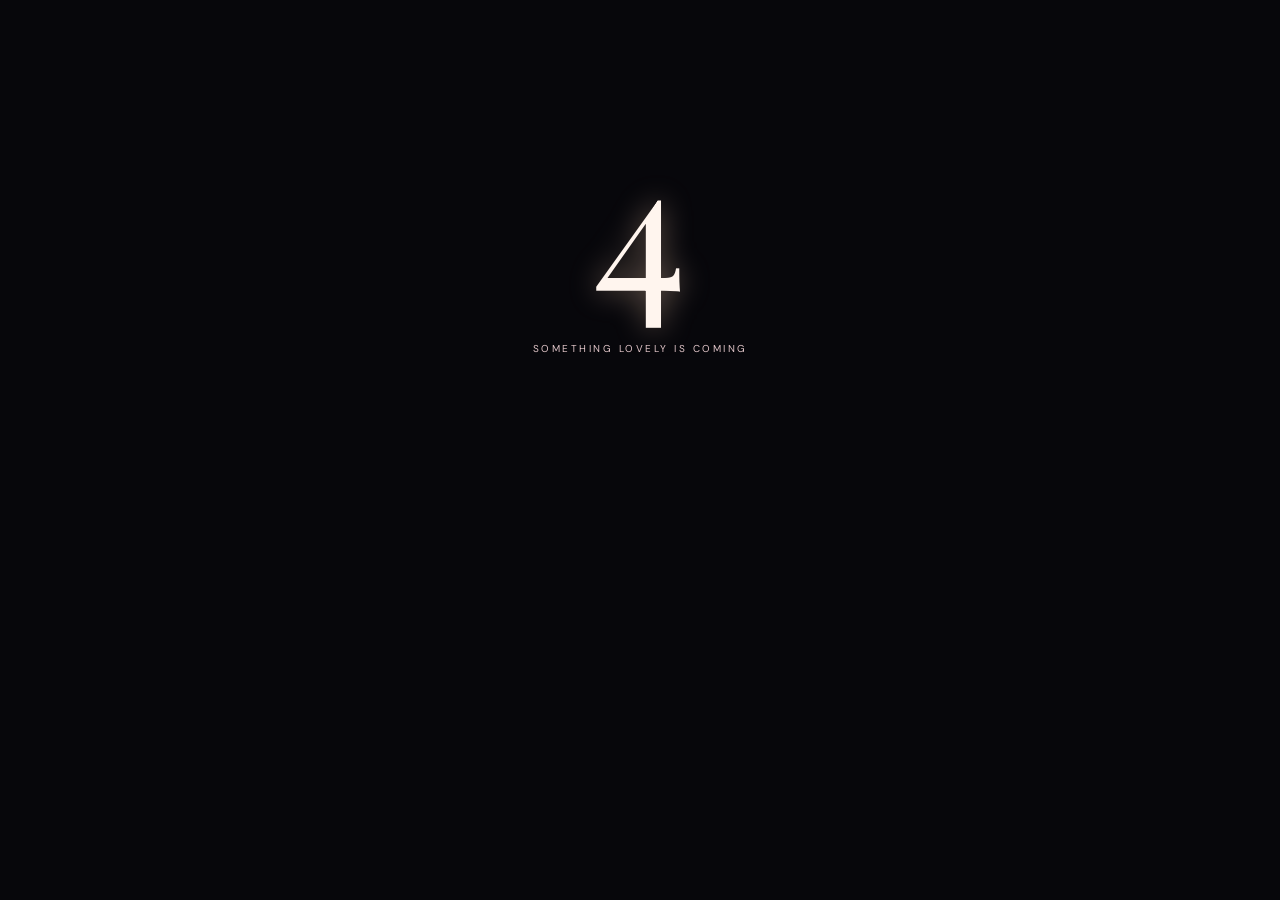
<file: birthday_surprise_pro_v2/birthday_surprise_pro_v2/index.html>
<!doctype html><html lang="en"><head><meta charset="utf-8"><meta name="viewport" content="width=device-width,initial-scale=1"><title>For My Favourite Person ♡</title><link rel="stylesheet" href="style.css"></head><body>
<section id="intro"><div class="string"><i class="bulb"></i><i class="bulb"></i><i class="bulb"></i><i class="bulb"></i><i class="bulb"></i><i class="bulb"></i><i class="bulb"></i><i class="bulb"></i><i class="bulb"></i></div><div><div id="count" class="count">5</div><div id="countText" class="eyebrow" style="color:#e2c6c9;margin-top:25px">something lovely is coming</div><div id="introMessage" class="intro-message"><div class="eyebrow" style="color:#e6b8bc">a little world made just for you</div><h1>Happy Birthday, my love ♡</h1><p>Today is all about you. If I could, I'd be right there beside you, stealing frosting from your cake and giving you the longest hug. Until then, here's a little piece of my heart, from my side of the distance to yours.</p><button class="btn" id="enter">Come in, birthday boy ♡</button></div></div></section>
<main id="main" hidden><section class="section" id="cakeSection"><div class="eyebrow">first things first</div><h2>Make a wish, birthday boy</h2><p class="lead">Close your eyes, take a tiny breath, and wish for something beautiful. I'm wishing for a thousand more reasons to see you smile.</p><div style="margin:0 auto -3px"><div class="teddy " aria-label="cute animated teddy"><div class="ear l"></div><div class="ear r"></div><div class="head"><div class="eye l"></div><div class="eye r"></div><div class="muzzle"></div><div class="nose"></div><div class="mouth"></div><div class="cheek l"></div><div class="cheek r"></div></div><div class="body"></div><div class="paw l"></div><div class="paw r"></div><div class="feet l"></div><div class="feet r"></div><div class="heartfloat">♡</div></div></div><div class="cake-scene" id="cake"><div class="candle"><div class="flame"></div><span class="smoke">〰</span></div><div class="candle"><div class="flame"></div><span class="smoke">〰</span></div><div class="candle"><div class="flame"></div><span class="smoke">〰</span></div><div class="icing"><i class="drip"></i><i class="drip"></i><i class="drip"></i><i class="drip"></i></div><div class="cake"></div><div class="plate"></div></div><p id="blowText" class="lead" style="min-height:25px">Your candles are glowing just for you ✨</p><button class="btn wine" id="blow">Blow out the candles ♡</button><div class="divider">✦ ❀ ✦</div><p class="lead">The birthday magic has begun. Scroll down, my love — your gifts are waiting.</p><a class="btn" href="#gifts">Find your gifts ↓</a></section>
<section id="gifts" class="section gifts-area"><div class="eyebrow">made with all my love</div><h2>Here are your gifts 🎁</h2><p class="lead">Three little boxes, three little pieces of my heart. Open them one by one — each has something special for you.</p><div class="gift-grid">
<a class="gift" href="card.html"><div class="number">GIFT NO. 01</div><span class="emoji">💌</span><h3>A birthday card</h3><p>A sunflower-filled note, written from my heart to yours.</p><span class="btn">Open your gift ♡</span></a>
<a class="gift" href="memories.html"><div class="number">GIFT NO. 02</div><span class="emoji">📸</span><h3>Our memories</h3><p>Little moments I want to keep close, even from far away.</p><span class="btn">Open your gift ♡</span></a>
<a class="gift" href="letter.html"><div class="number">GIFT NO. 03</div><span class="emoji">💝</span><h3>A love letter</h3><p>A shy little teddy has something for you.</p><span class="btn">Open your gift ♡</span></a>
</div></section>
<section class="final" id="end"><div class="eyebrow" style="color:#d8aeb1">one last thing, my love</div><h2>Happy Birthday, my whole heart ♡</h2><p>I wish I could cross every mile between us and be right there when you blow out your candles. Until I can, let this little page hold some of the hugs, kisses, and love I owe you in person.</p><p>May you always feel proud of how far you've come, excited for what's ahead, and loved on the days when distance feels too big.</p><div class="divider">♡ ♥ ♡ ♥ ♡</div><div class="footer">made with love, just for you · always your girl</div></section></main>
<div id="birthdayPop"><div class="pop"><div style="font-size:28px;color:#b34c60">♥</div><h2 id="popTitle">Happy Birthday, my love!</h2><p id="popMessage">I hope this year brings you soft mornings, loud laughter, brave dreams, and all the happiness you deserve. Even from far away, I'm celebrating you with my whole heart. ♡</p><div class="teddy shy" aria-label="cute animated teddy"><div class="ear l"></div><div class="ear r"></div><div class="head"><div class="eye l"></div><div class="eye r"></div><div class="muzzle"></div><div class="nose"></div><div class="mouth"></div><div class="cheek l"></div><div class="cheek r"></div></div><div class="body"></div><div class="paw l"></div><div class="paw r"></div><div class="feet l"></div><div class="feet r"></div><div class="heartfloat">♡</div></div><button class="btn wine" id="popClose">Keep going, birthday boy ♡</button></div></div>
<script>
const wait=ms=>new Promise(r=>setTimeout(r,ms));const intro=document.getElementById('intro'),count=document.getElementById('count'),ct=document.getElementById('countText');
(async()=>{for(let i=5;i>=1;i--){count.textContent=i;count.style.animation='none';void count.offsetWidth;count.style.animation='count .8s both';await wait(900)}count.style.display='none';ct.style.display='none';intro.classList.add('lit');await wait(10000);document.getElementById('birthdayPop').classList.add('show')})();
function enterMain(){document.getElementById('birthdayPop').classList.remove('show');document.getElementById('main').hidden=false;setTimeout(()=>document.getElementById('cakeSection').scrollIntoView({behavior:'smooth'}),100)}
document.getElementById('popClose').onclick=enterMain;document.getElementById('enter').onclick=enterMain;
document.getElementById('blow').onclick=async function(){this.disabled=true;let f=document.querySelectorAll('#cake .flame');let t=document.getElementById('blowText');for(let n of ['3…','2…','1… blow! 💨']){t.textContent=n;await wait(650)}f.forEach(x=>{x.classList.add('out');x.nextElementSibling.classList.add('show')});t.textContent='Wish made! May it come true, my love ✨';await wait(700);document.getElementById('popTitle').textContent='Happy Birthday again, my love!';document.getElementById('birthdayPop').classList.add('show');this.textContent='Candles blown ♡';this.disabled=false};
</script></body></html>
</file>
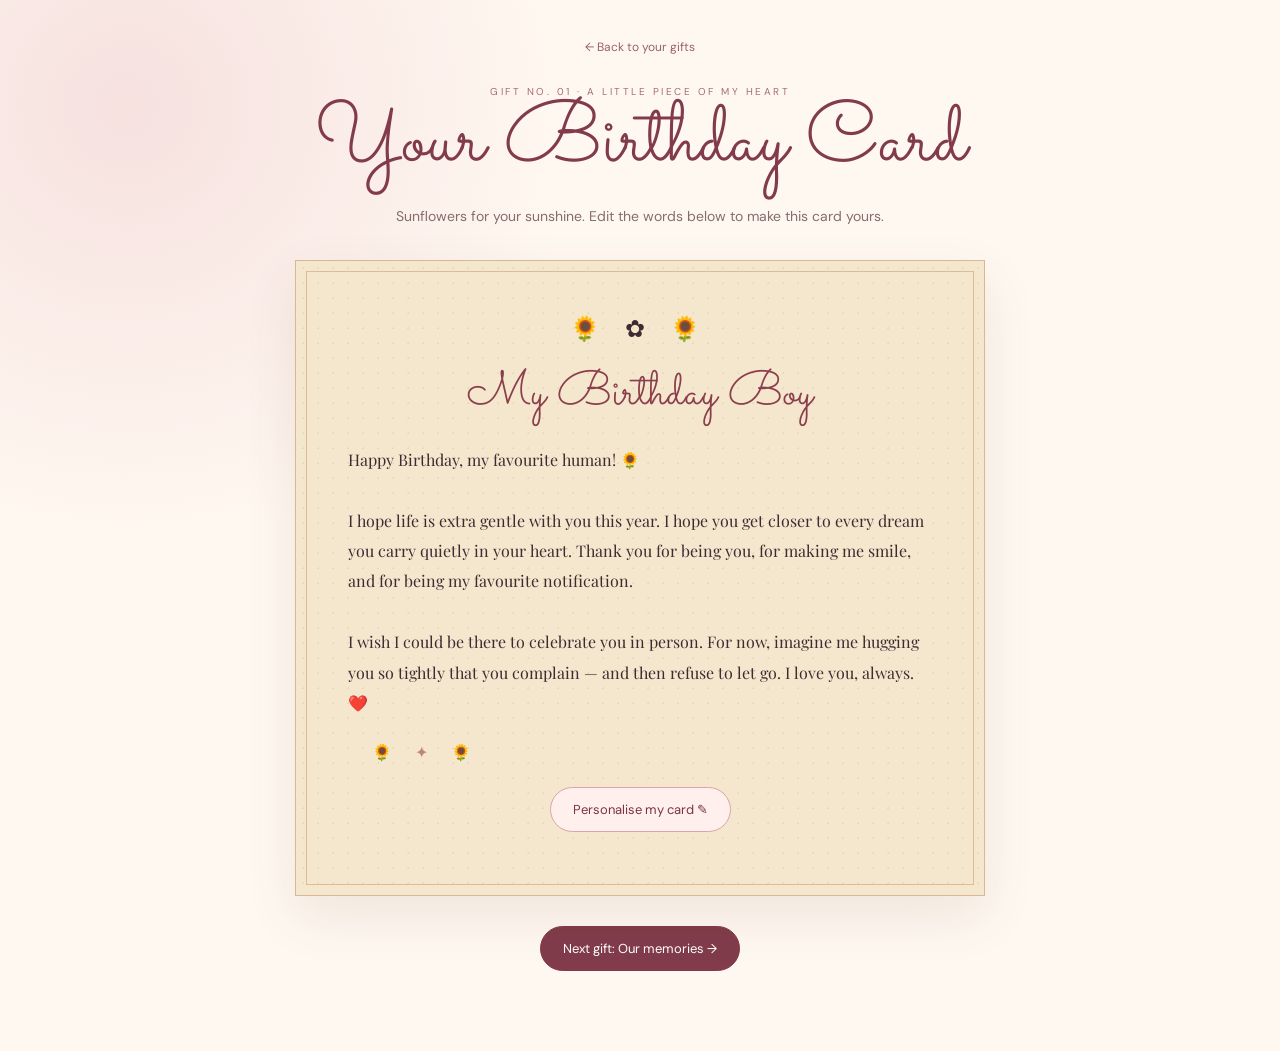
<file: birthday_surprise_pro_v2/birthday_surprise_pro_v2/card.html>
<!doctype html><html lang="en"><head><meta charset="utf-8"><meta name="viewport" content="width=device-width,initial-scale=1"><title>Your Birthday Card 🌻</title><link rel="stylesheet" href="style.css"></head><body class="subpage"><main class="panel"><a class="back" href="index.html">← Back to your gifts</a><div class="eyebrow">gift no. 01 · a little piece of my heart</div><h1>Your Birthday Card</h1><p class="lead">Sunflowers for your sunshine. Edit the words below to make this card yours.</p><div class="paper"><div class="sunflowers">🌻 ✿ 🌻</div><h2>My Birthday Boy</h2><p id="cardText">Happy Birthday, my favourite human! 🌻

I hope life is extra gentle with you this year. I hope you get closer to every dream you carry quietly in your heart. Thank you for being you, for making me smile, and for being my favourite notification.

I wish I could be there to celebrate you in person. For now, imagine me hugging you so tightly that you complain — and then refuse to let go. I love you, always. ❤️</p><div class="divider">🌻 ✦ 🌻</div><div class="actions"><button class="btn" id="edit">Personalise my card ✎</button><div id="editorWrap" class="hide" style="margin-top:15px"><textarea id="editor" class="editor"></textarea><br><button class="btn wine" id="save">Save my words ♡</button></div><p id="saved" style="font-size:11px;color:#68805d"></p></div></div><a class="btn wine" href="memories.html">Next gift: Our memories →</a></main><script>
const initial=document.getElementById('cardText').textContent;document.getElementById('edit').onclick=()=>{document.getElementById('editorWrap').classList.toggle('hide');document.getElementById('editor').value=document.getElementById('cardText').textContent};document.getElementById('save').onclick=()=>{document.getElementById('cardText').textContent=document.getElementById('editor').value;document.getElementById('saved').textContent='Your message is updated for this visit ♡'};
</script></body></html>
</file>
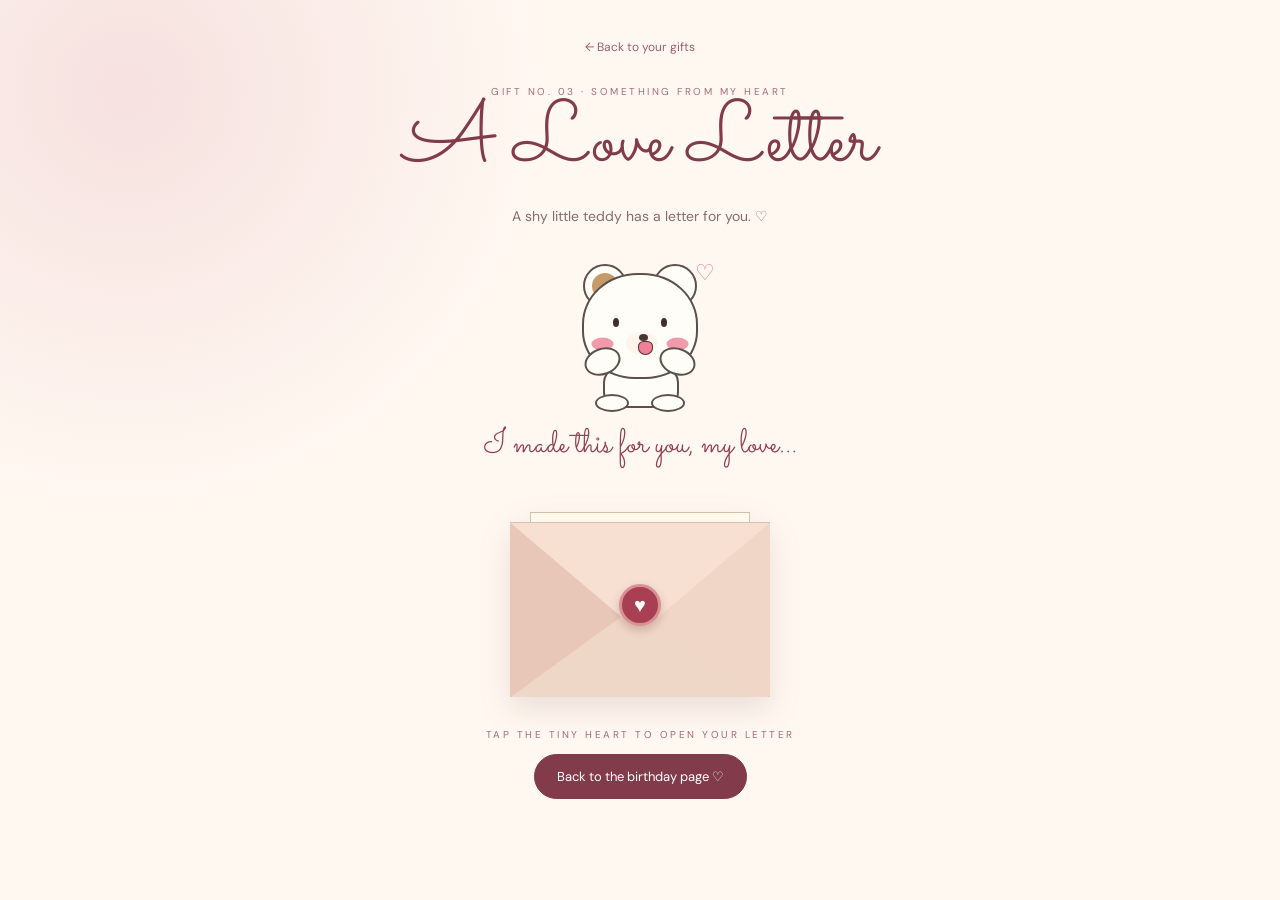
<file: birthday_surprise_pro_v2/birthday_surprise_pro_v2/letter.html>
<!doctype html><html lang="en"><head><meta charset="utf-8"><meta name="viewport" content="width=device-width,initial-scale=1"><title>A Letter For You 💌</title><link rel="stylesheet" href="style.css"></head><body class="subpage"><main class="panel"><a class="back" href="index.html">← Back to your gifts</a><div class="eyebrow">gift no. 03 · something from my heart</div><h1>A Love Letter</h1><p class="lead">A shy little teddy has a letter for you. ♡</p><div class="letter-intro"><div class="teddy shy" aria-label="cute animated teddy"><div class="ear l"></div><div class="ear r"></div><div class="head"><div class="eye l"></div><div class="eye r"></div><div class="muzzle"></div><div class="nose"></div><div class="mouth"></div><div class="cheek l"></div><div class="cheek r"></div></div><div class="body"></div><div class="paw l"></div><div class="paw r"></div><div class="feet l"></div><div class="feet r"></div><div class="heartfloat">♡</div></div><p class="script" style="font-size:34px;color:#913f50;margin:0">I made this for you, my love…</p></div><div class="envelope" id="envelope" role="button" tabindex="0" aria-label="Open the love letter"><div class="env-paper"></div><div class="env-back"></div><div class="env-flap"></div><div class="env-left"></div><div class="env-right"></div><div class="env-bottom"></div><div class="env-seal">♥</div></div><p class="eyebrow">tap the tiny heart to open your letter</p><article id="letterPaper" class="letter-paper"><h2>To my favourite person</h2><p id="letterText">Happy Birthday, my love.

Sometimes I wish distance was just a silly little thing we could fold up and put away, so I could be beside you today. I'd fix your hair, steal your snacks, make you laugh, and hug you until the whole world went quiet.

Until that day comes, please remember: you are loved in all the little moments too — when we're busy, when we're tired, and when all we can do is miss each other through a screen.

I hope this year gives you courage for your dreams, peace on difficult days, and so many reasons to smile. If I could wrap one thing for you, it would be the feeling of being loved completely.

Happy birthday, my boy. No matter how many miles are between us, I'm always sending a little love your way.

All my love, always. ❤️</p><div class="signature">yours, always ♡</div><button class="btn" id="editLetter">Personalise this letter ✎</button><div id="letterEditor" class="hide" style="margin-top:15px"><textarea id="letterInput" class="editor"></textarea><br><button class="btn wine" id="saveLetter">Save letter ♡</button><p id="saved" style="font-size:11px;color:#68805d"></p></div></article><a class="btn wine" href="index.html#end">Back to the birthday page ♡</a></main><script>
function openLetter(){document.getElementById('envelope').classList.add('open');setTimeout(()=>{document.getElementById('letterPaper').classList.add('show');document.getElementById('letterPaper').scrollIntoView({behavior:'smooth',block:'start'})},650)}document.getElementById('envelope').onclick=openLetter;document.getElementById('envelope').onkeydown=e=>{if(e.key==='Enter'||e.key===' '){e.preventDefault();openLetter()}};document.getElementById('editLetter').onclick=()=>{document.getElementById('letterEditor').classList.toggle('hide');document.getElementById('letterInput').value=document.getElementById('letterText').textContent};document.getElementById('saveLetter').onclick=()=>{document.getElementById('letterText').textContent=document.getElementById('letterInput').value;document.getElementById('saved').textContent='Your letter is updated for this visit ♡'};
</script></body></html>
</file>
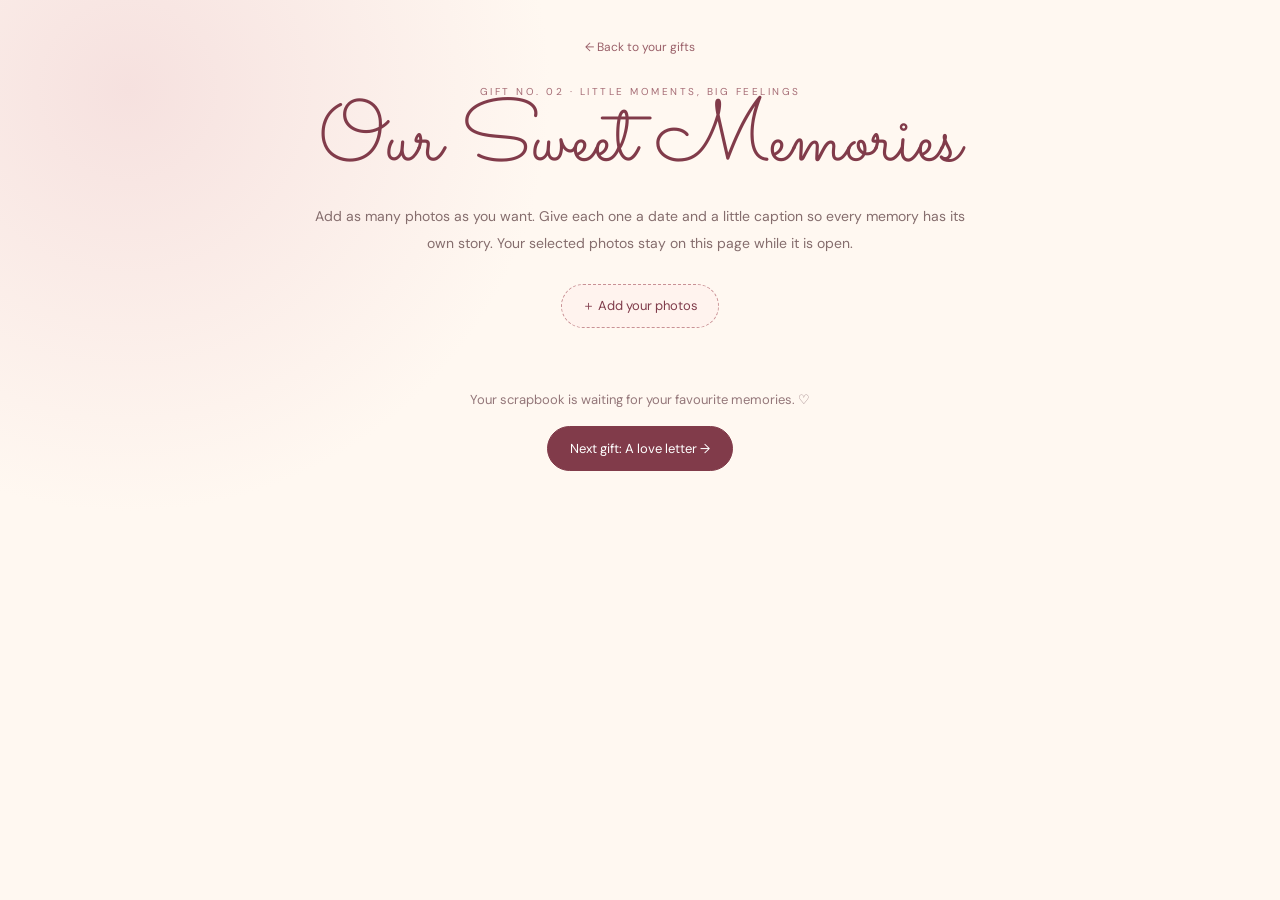
<file: birthday_surprise_pro_v2/birthday_surprise_pro_v2/memories.html>
<!doctype html><html lang="en"><head><meta charset="utf-8"><meta name="viewport" content="width=device-width,initial-scale=1"><title>Our Sweet Memories ♡</title><link rel="stylesheet" href="style.css"></head><body class="subpage"><main class="panel"><a class="back" href="index.html">← Back to your gifts</a><div class="eyebrow">gift no. 02 · little moments, big feelings</div><h1>Our Sweet Memories</h1><p class="lead">Add as many photos as you want. Give each one a date and a little caption so every memory has its own story. Your selected photos stay on this page while it is open.</p><label class="memory-add" for="files">＋ Add your photos <input id="files" type="file" accept="image/*" multiple></label><div id="grid" class="memory-grid"></div><p id="empty" class="empty">Your scrapbook is waiting for your favourite memories. ♡</p><a class="btn wine" href="letter.html">Next gift: A love letter →</a></main><script>
document.getElementById('files').addEventListener('change',e=>{[...e.target.files].forEach(file=>{if(!file.type.startsWith('image/'))return;const reader=new FileReader();reader.onload=ev=>{const box=document.createElement('article');box.className='memory';box.style.setProperty('--r',(Math.random()*4-2)+'deg');const img=document.createElement('img');img.src=ev.target.result;img.alt='A sweet memory';const caption=document.createElement('textarea');caption.placeholder='What makes this memory special?';caption.setAttribute('aria-label','Memory caption');const date=document.createElement('input');date.placeholder='When was this? (e.g. June 2025)';date.setAttribute('aria-label','Memory date');box.append(img,caption,date);document.getElementById('grid').append(box);document.getElementById('empty').style.display='none'};reader.readAsDataURL(file)});e.target.value=''});
</script></body></html>
</file>
<file: birthday_surprise_pro_v2/birthday_surprise_pro_v2/style.css>
@import url('https://fonts.googleapis.com/css2?family=DM+Sans:wght@300;400;500;600&family=Playfair+Display:ital,wght@0,400;0,500;1,400&family=Sacramento&display=swap');
:root{--wine:#813b4a;--rose:#d98e98;--cream:#fff8ee;--paper:#f1e2c9;--ink:#3e2b31;--gold:#d1af6e}
*{box-sizing:border-box}html{scroll-behavior:smooth}body{margin:0;background:var(--cream);color:var(--ink);font-family:'DM Sans',sans-serif}button,input,textarea{font:inherit}button,a{cursor:pointer}a{text-decoration:none;color:inherit}button:focus-visible,a:focus-visible{outline:3px solid #cb8c95;outline-offset:4px}
.script{font-family:Sacramento,cursive;font-weight:400}.serif{font-family:'Playfair Display',serif}.eyebrow{text-transform:uppercase;letter-spacing:.25em;font-size:10px;color:#a56c75}.wrap{max-width:1080px;margin:auto;padding:70px 20px;text-align:center}h1,h2,h3,p{margin-top:0}h1{font:clamp(48px,8vw,86px)/1.05 Sacramento,cursive;color:var(--wine);margin-bottom:15px}h2{font:clamp(34px,5vw,56px)/1.12 'Playfair Display',serif;font-weight:400;margin-bottom:16px}p{line-height:1.9}.lead{max-width:650px;margin:0 auto 28px;color:#856d6d;font-size:14px}.btn{display:inline-block;border:1px solid #d9a5a7;background:#fff0ed;color:#7b3443;border-radius:99px;padding:13px 22px;font-size:13px;transition:.25s}.btn:hover{transform:translateY(-3px);background:#f7dfe0}.btn.wine{background:var(--wine);border-color:var(--wine);color:white}.back{display:inline-block;color:#9a6069;font-size:12px;margin-bottom:30px}.divider{letter-spacing:.6em;color:#bd8581;margin:24px}
#intro{min-height:100svh;background:#07070b;color:#fff5ee;display:grid;place-items:center;text-align:center;position:relative;overflow:hidden;transition:background 2s}
#intro.lit{background:radial-gradient(ellipse at 50% 5%,#6a5260,#342836 44%,#191720 90%);box-shadow:inset 0 0 140px #f2c5a322}
.count{font:clamp(100px,20vw,190px)/1 'Playfair Display',serif;text-shadow:0 0 30px #ffd5b466;animation:count .8s both}@keyframes count{from{opacity:0;transform:scale(1.4);filter:blur(8px)}to{opacity:1;transform:none;filter:none}}
.string{position:absolute;top:0;left:0;right:0;display:flex;justify-content:space-around;opacity:0;transition:opacity 1.5s}.lit .string{opacity:1}.bulb{width:12px;height:17px;background:#ffe0a7;border-radius:50%;box-shadow:0 0 20px 8px #ffdb9a66;animation:glow 1.8s infinite alternate}@keyframes glow{to{opacity:.6;box-shadow:0 0 27px 12px #ffdb9a88}}
.intro-message{max-width:760px;padding:30px 20px;opacity:0;transform:translateY(15px);transition:1s .5s}.lit .intro-message{opacity:1;transform:none}.intro-message h1{color:#fff0e8}.intro-message p{max-width:580px;margin:15px auto 25px;color:#ead7dc;font-size:14px}
#main[hidden]{display:none}#birthdayPop{position:fixed;inset:0;z-index:50;display:grid;place-items:center;padding:20px;background:#17111ddd;backdrop-filter:blur(8px);opacity:0;visibility:hidden;transition:.4s}#birthdayPop.show{opacity:1;visibility:visible}.pop{max-width:450px;width:100%;padding:32px 25px;border:1px solid #e6c9ad;border-radius:20px;background:#fff7ec;text-align:center;box-shadow:0 25px 80px #0005;transform:translateY(15px);transition:.4s}.show .pop{transform:none}.pop h2{font:52px Sacramento,cursive;color:var(--wine);margin:0}.pop p{font-size:13px;color:#806769}
.section{padding:75px 20px;max-width:1100px;margin:auto;text-align:center}.cake-scene{width:min(400px,94vw);height:300px;position:relative;margin:10px auto 0}.plate{position:absolute;bottom:22px;left:50%;transform:translateX(-50%);width:310px;height:28px;background:#e5bcb4;border-radius:50%;box-shadow:0 6px #c58d8a}.cake{position:absolute;bottom:43px;left:50%;transform:translateX(-50%);width:250px;height:100px;border-radius:14px 14px 22px 22px;background:linear-gradient(90deg,#ca7d7c,#f7d1c0 45%,#d88c89);box-shadow:inset 0 -12px #b96370}.icing{position:absolute;left:50%;transform:translateX(-50%);bottom:120px;width:258px;height:44px;border-radius:50%;background:#fff5e8;border:1px solid #eac6b8}.drip{position:absolute;top:22px;width:22px;height:24px;background:#fff5e8;border-radius:0 0 12px 12px}.drip:nth-child(1){left:36px;height:30px}.drip:nth-child(2){left:100px}.drip:nth-child(3){left:168px;height:29px}.drip:nth-child(4){left:220px}
.candle{position:absolute;bottom:155px;width:14px;height:60px;border-radius:5px;background:repeating-linear-gradient(135deg,#fff4e9 0 7px,#bb5365 7px 14px);z-index:4}.candle:nth-child(1){left:calc(50% - 54px)}.candle:nth-child(2){left:calc(50% - 7px)}.candle:nth-child(3){left:calc(50% + 40px)}.flame{position:absolute;top:-23px;left:1px;width:12px;height:21px;background:radial-gradient(ellipse at 50% 70%,#fff8ad 0 15%,#ffc45c 45%,#ff8050 80%);border-radius:60% 40% 60% 40%;filter:drop-shadow(0 0 8px #ffad4c);animation:flicker .4s infinite alternate}.flame.out{opacity:0;animation:none}@keyframes flicker{to{transform:rotate(-8deg) scale(.85,1.08)}}.smoke{position:absolute;top:-30px;opacity:0;color:#aaa}.smoke.show{animation:smoke 1.2s forwards}@keyframes smoke{to{opacity:0;transform:translateY(-35px) scale(1.4)}}
.teddy{width:150px;height:155px;position:relative;margin:0 auto;animation:bob 2.3s ease-in-out infinite;transform-origin:bottom center}.teddy .ear{position:absolute;top:6px;width:44px;height:44px;border-radius:50%;background:#fffdf7;border:2px solid #5b5148;z-index:0}.teddy .ear.l{left:18px}.teddy .ear.r{right:18px}.teddy .ear.l:after{content:'';position:absolute;inset:7px;background:#c69b69;border-radius:50%}.teddy .head{position:absolute;top:15px;left:17px;width:116px;height:106px;border-radius:48% 48% 45% 45%;background:#fffdf7;border:2px solid #5b5148;z-index:2}.teddy .body{position:absolute;left:38px;top:103px;width:76px;height:47px;border-radius:45% 45% 32% 32%;background:#fffdf7;border:2px solid #5b5148;z-index:1}.teddy .eye{position:absolute;top:43px;width:6px;height:9px;border-radius:50%;background:#3d302d}.teddy .eye.l{left:29px}.teddy .eye.r{right:29px}.teddy .muzzle{position:absolute;left:42px;top:57px;width:31px;height:23px;border-radius:50%;background:#fff4eb}.teddy .nose{position:absolute;top:59px;left:55px;width:9px;height:7px;background:#493633;border-radius:50%;z-index:4}.teddy .mouth{position:absolute;top:66px;left:54px;width:15px;height:14px;border-radius:45% 45% 60% 60%;background:#f27f98;z-index:4;border:1px solid #493633}.teddy .cheek{position:absolute;top:64px;width:17px;height:10px;border-radius:50%;background:#f2a6ad;opacity:.8;z-index:3}.teddy .cheek.l{left:10px}.teddy .cheek.r{right:10px}.teddy .paw{position:absolute;top:104px;width:27px;height:37px;border:2px solid #5b5148;border-radius:50%;background:#fffdf7;z-index:5}.teddy .paw.l{left:24px;transform:rotate(30deg)}.teddy .paw.r{right:24px;transform:rotate(-25deg)}.teddy .feet{position:absolute;top:136px;width:34px;height:18px;border:2px solid #5b5148;background:#fffdf7;border-radius:50%;z-index:5}.teddy .feet.l{left:30px}.teddy .feet.r{right:30px}.teddy .heartfloat{position:absolute;right:0;top:0;color:#e47c8d;font-size:22px;animation:float 1.5s infinite}@keyframes bob{50%{transform:translateY(-5px)}}@keyframes float{50%{transform:translateY(-8px) scale(1.12)}}.teddy.shy .paw.l{transform:rotate(70deg);top:85px}.teddy.shy .paw.r{transform:rotate(-70deg);top:85px}.teddy.shy .cheek{background:#ef8098;transform:scale(1.3)}.teddy.kiss .mouth{width:13px;height:8px;border-radius:50%;background:#df526d}
.gifts-area{background:linear-gradient(#fff8f1,#f6e5e1,#fff8f1);max-width:none}.gift-grid{max-width:1050px;margin:35px auto 0;display:grid;grid-template-columns:repeat(3,1fr);gap:22px}.gift{background:#fffaf4;border:1px solid #ecd4c6;border-radius:20px;padding:25px 18px;box-shadow:0 15px 40px #78474b12;transition:.3s}.gift:hover{transform:translateY(-7px);box-shadow:0 22px 45px #78474b22}.gift .number{font-size:10px;letter-spacing:.25em;color:#b17b7b}.gift .emoji{font-size:62px;margin:25px 0 15px;display:block}.gift h3{font:28px 'Playfair Display',serif;font-weight:400;margin:0 0 8px}.gift p{font-size:12px;line-height:1.8;color:#896f70;min-height:43px}.final{background:#27202b;color:#fff2e8;text-align:center;padding:85px 20px}.final h2{font:clamp(55px,9vw,88px) Sacramento,cursive;color:#f2c5c7}.final p{max-width:650px;margin:15px auto;color:#e2d1d3;font-size:14px}.footer{font-size:10px;letter-spacing:.15em;text-transform:uppercase;color:#c0a8aa;margin-top:35px}
.subpage{min-height:100svh;background:radial-gradient(circle at 10% 10%,#f6e1df,transparent 30%),#fff8f1}.panel{max-width:900px;margin:auto;padding:35px 20px 80px;text-align:center}.paper{max-width:690px;margin:30px auto;padding:clamp(24px,5vw,52px);text-align:left;position:relative;background:#f4e7ce;border:1px solid #d6b993;box-shadow:0 20px 50px #5c392019;background-image:radial-gradient(#9a744222 1px,transparent 1px);background-size:15px 15px}.paper:before{content:'';position:absolute;inset:10px;border:1px solid #d9bd96;pointer-events:none}.paper h2{font:48px Sacramento,cursive;text-align:center;color:#8b3e4c}.paper p{font:16px/1.9 'Playfair Display',serif;white-space:pre-wrap;position:relative}.paper .sunflowers{text-align:center;font-size:24px;letter-spacing:.4em;margin-bottom:15px}.paper textarea,.editor{width:100%;min-height:210px;padding:13px;border:1px solid #ddc7ae;background:#fffaf0;border-radius:9px;resize:vertical;line-height:1.8;font-size:14px;color:#4a3438}.paper .actions{text-align:center;position:relative;margin-top:18px}
.memory-add{display:inline-block;padding:12px 20px;border:1px dashed #c99195;background:#fff3ee;border-radius:999px;color:#803c4b;font-size:13px}.memory-add input{display:none}.memory-grid{display:grid;grid-template-columns:repeat(auto-fit,minmax(190px,1fr));gap:22px;margin:30px 0}.memory{background:white;padding:10px 10px 15px;box-shadow:0 12px 28px #68413a1b;transform:rotate(var(--r,1deg));text-align:left}.memory img{width:100%;aspect-ratio:1/1;object-fit:cover;background:#f1e0d5;display:block}.memory textarea,.memory input{width:100%;border:1px solid #eee0d6;padding:8px;margin-top:8px;font-size:12px;background:#fffdf9}.memory textarea{min-height:65px;resize:vertical}.empty{font-size:13px;color:#94777a}
.letter-intro{margin:20px auto}.letter-teddy{margin:20px auto 5px}.envelope{width:260px;height:175px;position:relative;margin:45px auto 28px;cursor:pointer;filter:drop-shadow(0 12px 15px #633b2a22);transition:transform .3s}.envelope:hover{transform:translateY(-4px)}.env-paper{position:absolute;left:20px;top:-10px;width:220px;height:150px;background:#fff9ed;border:1px solid #d6c1a7;transition:transform .9s;z-index:1}.env-back{position:absolute;inset:0;background:#ead0c1;border:1px solid #c89d91;z-index:2}.env-flap{position:absolute;inset:0;background:#f7e0d2;clip-path:polygon(0 0,100% 0,50% 63%);transform-origin:top;transition:transform .8s;z-index:5}.env-left{position:absolute;inset:0;background:#e8c6b8;clip-path:polygon(0 0,50% 55%,0 100%);z-index:4}.env-right{position:absolute;inset:0;background:#f0d6c7;clip-path:polygon(100% 0,50% 55%,100% 100%);z-index:4}.env-bottom{position:absolute;inset:0;background:#efd7c7;clip-path:polygon(0 100%,50% 46%,100% 100%);z-index:6}.env-seal{position:absolute;left:50%;top:47%;transform:translate(-50%,-50%);z-index:8;color:white;background:#a93f53;width:42px;height:42px;border-radius:50%;display:grid;place-items:center;border:3px solid #d99092;box-shadow:0 4px 10px #73303b44;font-size:20px}.envelope.open .env-flap{transform:rotateX(180deg);z-index:1}.envelope.open .env-paper{transform:translateY(-105px);z-index:7}.envelope.open .env-seal{opacity:0;transition:.2s}.letter-paper{display:none;max-width:680px;margin:15px auto 30px;padding:35px 27px;text-align:left;background:#f1e2c9;border:1px solid #d1b58d;box-shadow:0 15px 40px #603f291c;background-image:radial-gradient(#9a744222 1px,transparent 1px);background-size:14px 14px}.letter-paper.show{display:block;animation:rise .7s both}@keyframes rise{from{opacity:0;transform:translateY(20px)}to{opacity:1;transform:none}}.letter-paper h2{font:48px Sacramento,cursive;text-align:center;color:#853b4a}.letter-paper p{font:16px/1.95 'Playfair Display',serif;white-space:pre-wrap}.signature{text-align:right;font:32px Sacramento,cursive;color:#853b4a}.hide{display:none!important}
@media(max-width:750px){.gift-grid{grid-template-columns:1fr;max-width:420px}.wrap,.section{padding:55px 17px}.cake-scene{transform:scale(.88);transform-origin:top center;margin-bottom:-25px}.memory-grid{grid-template-columns:repeat(2,minmax(0,1fr))}}
@media(prefers-reduced-motion:reduce){*,*:before,*:after{animation-duration:.01ms!important;animation-iteration-count:1!important;transition-duration:.01ms!important;scroll-behavior:auto!important}}
</file>
